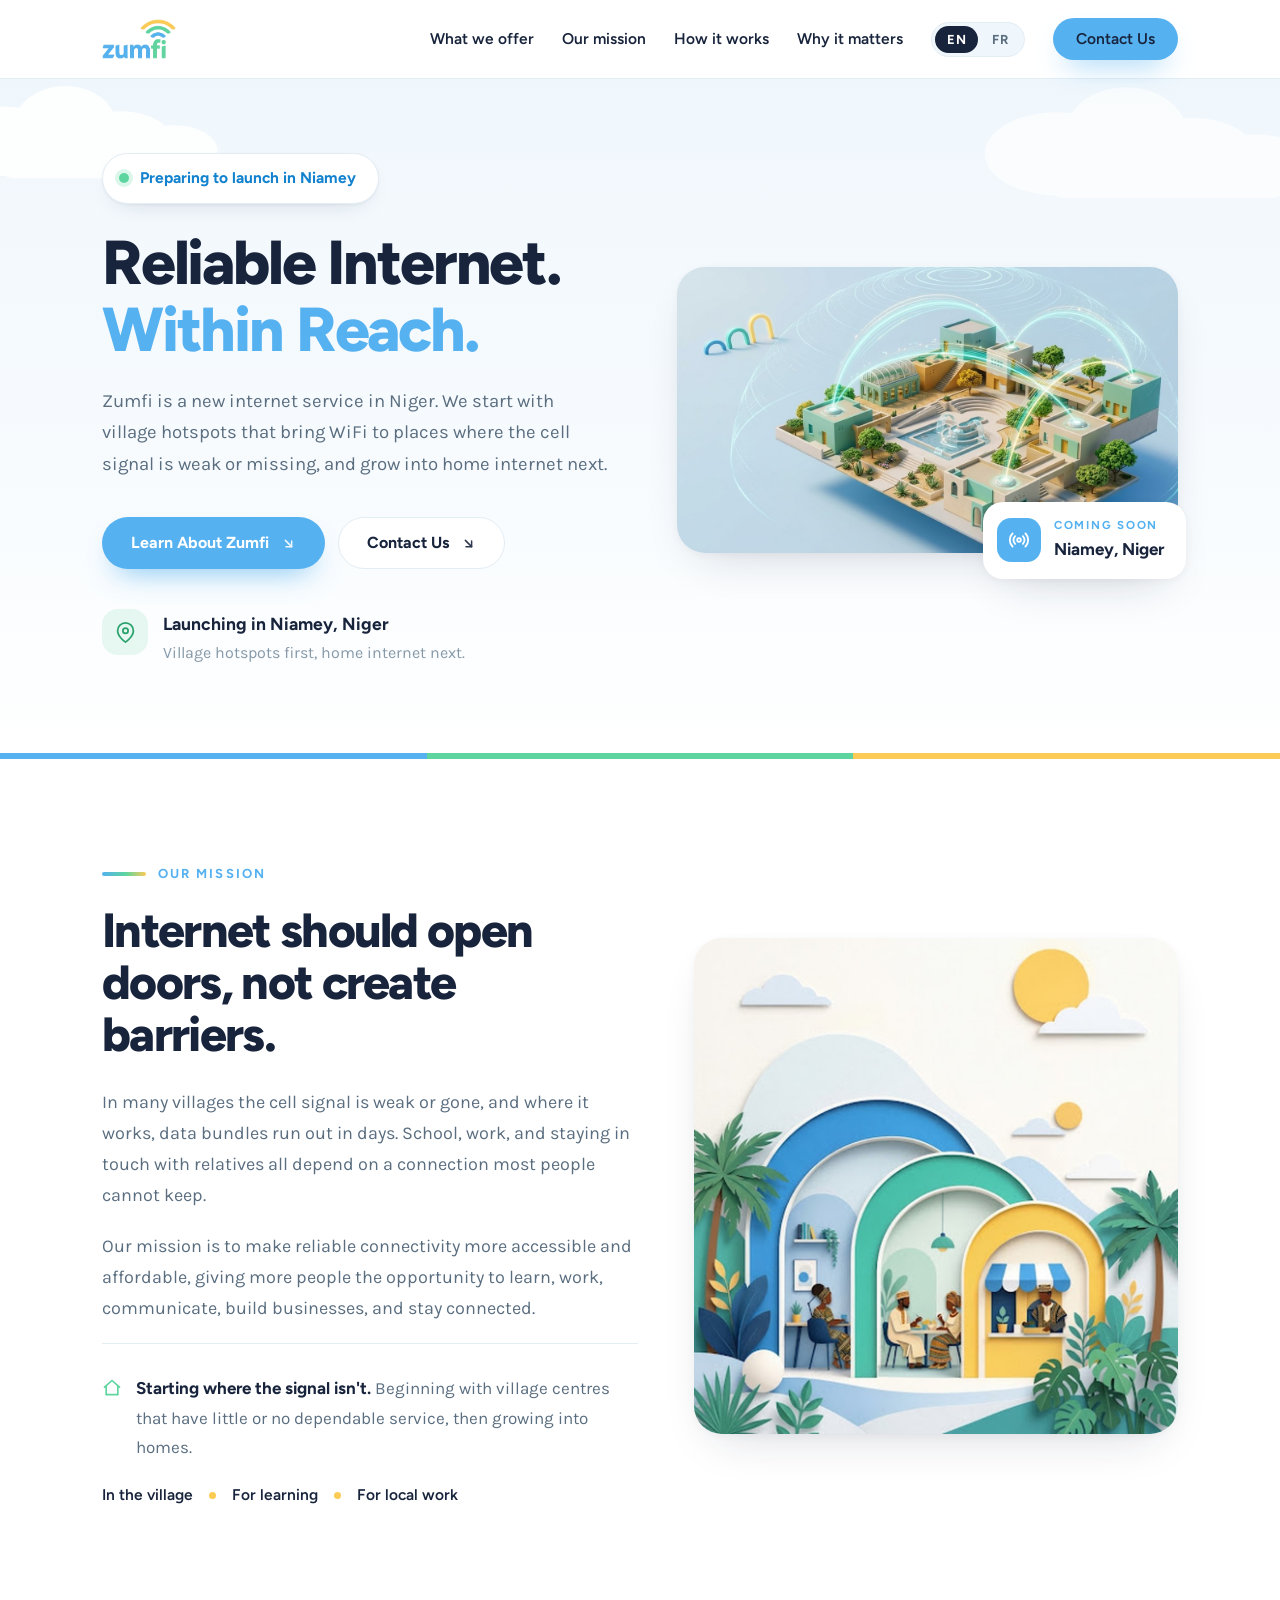
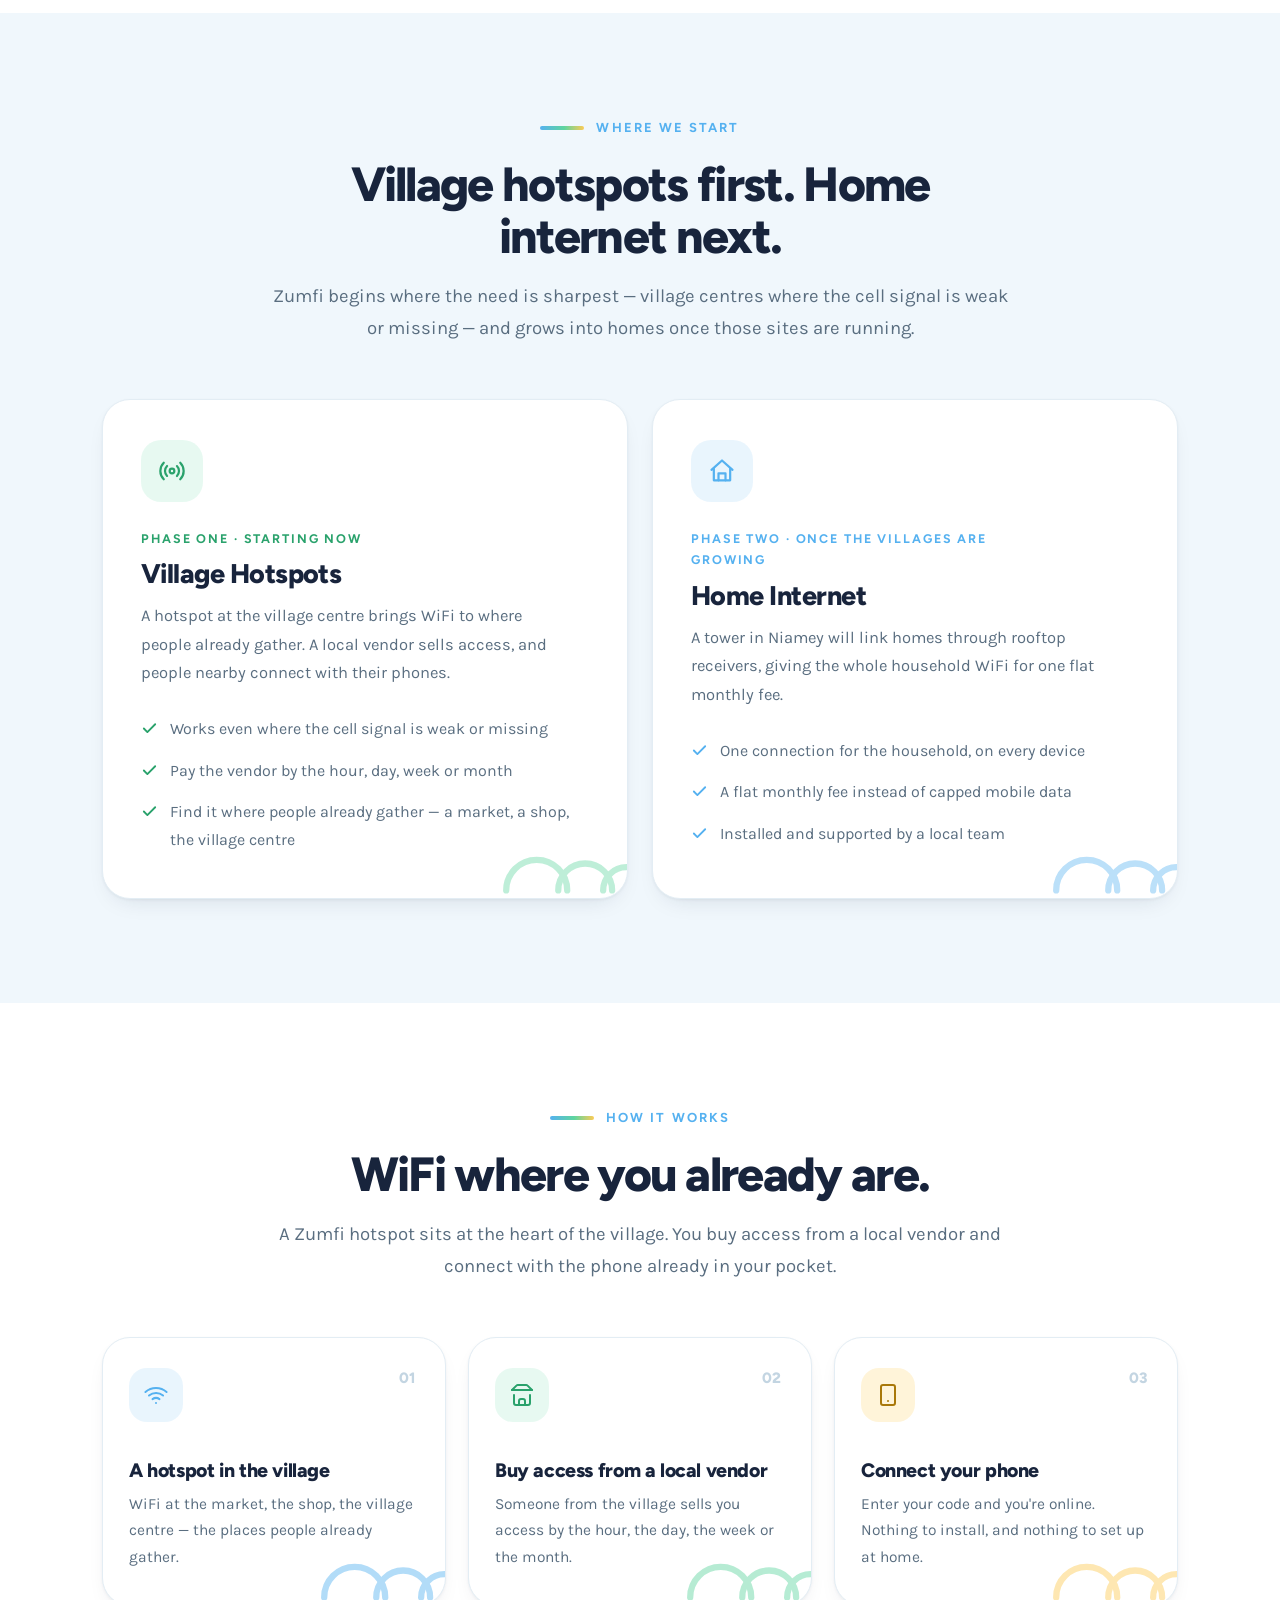
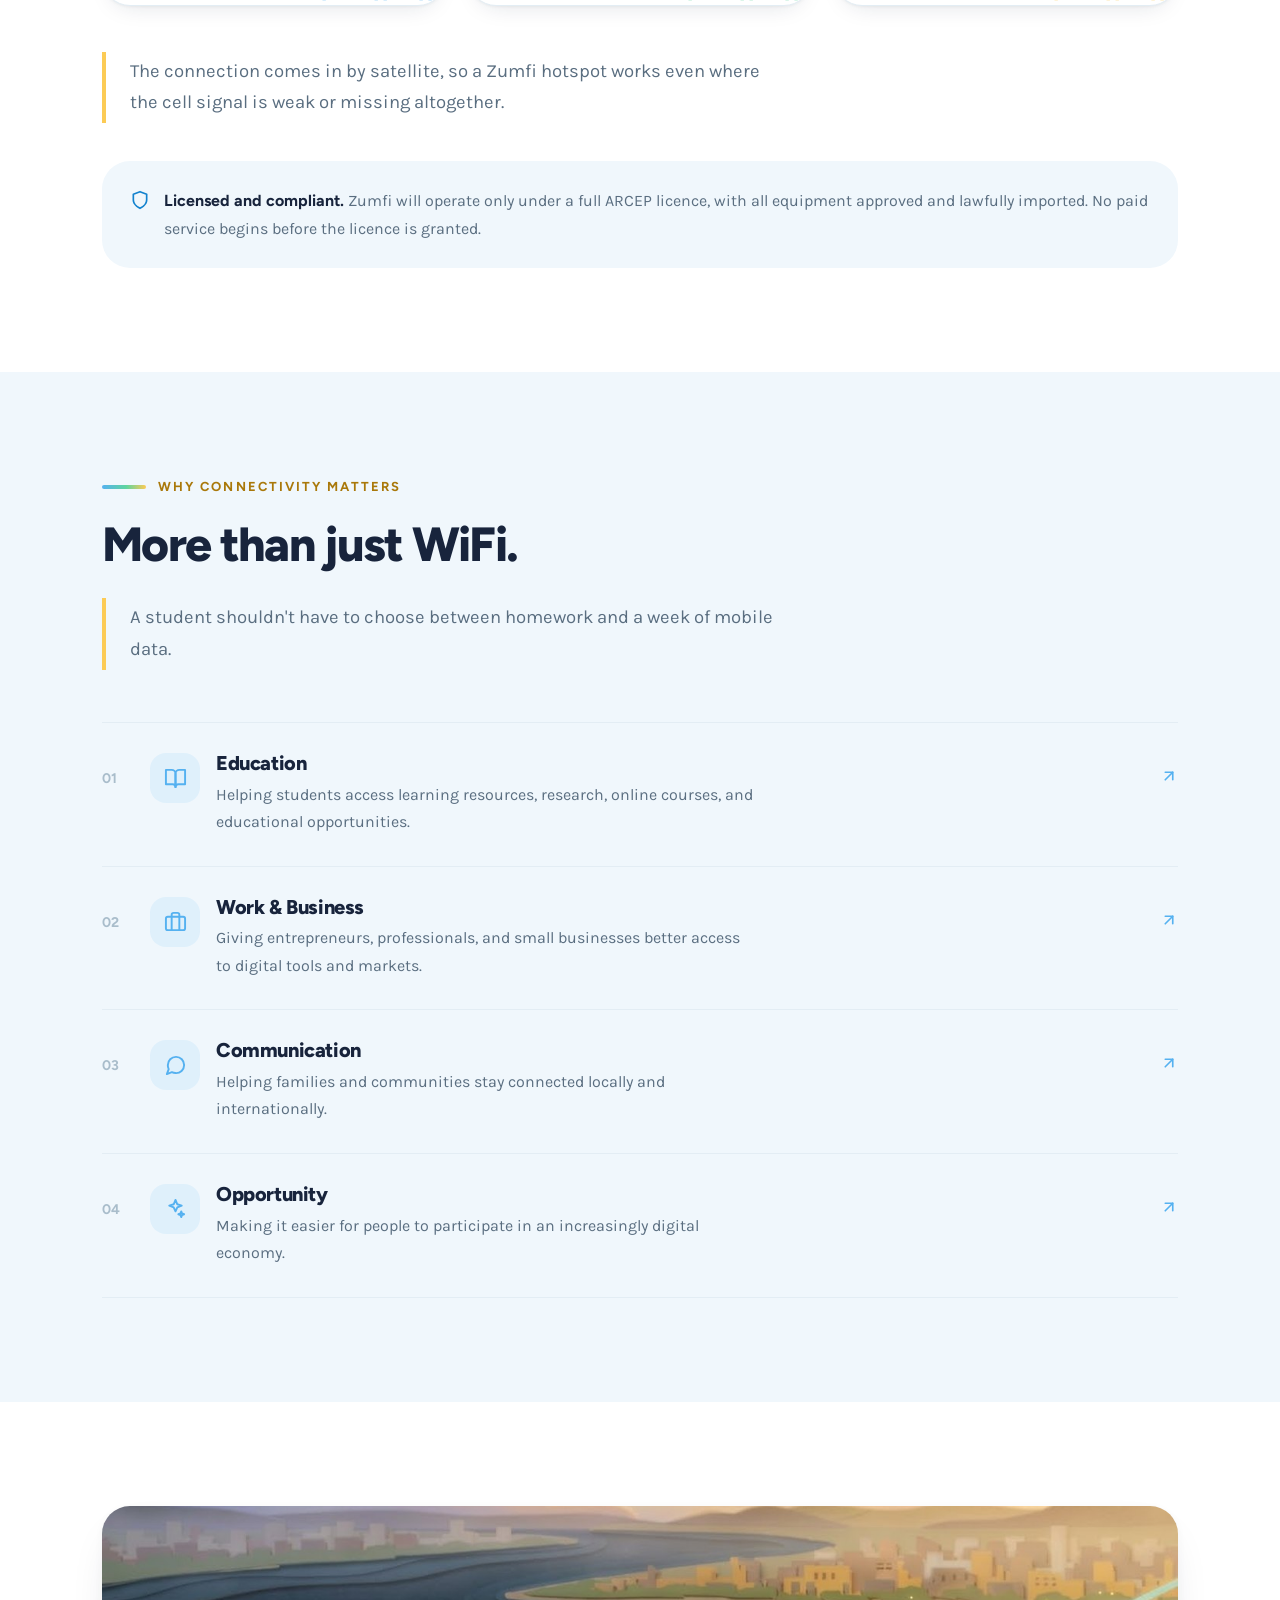
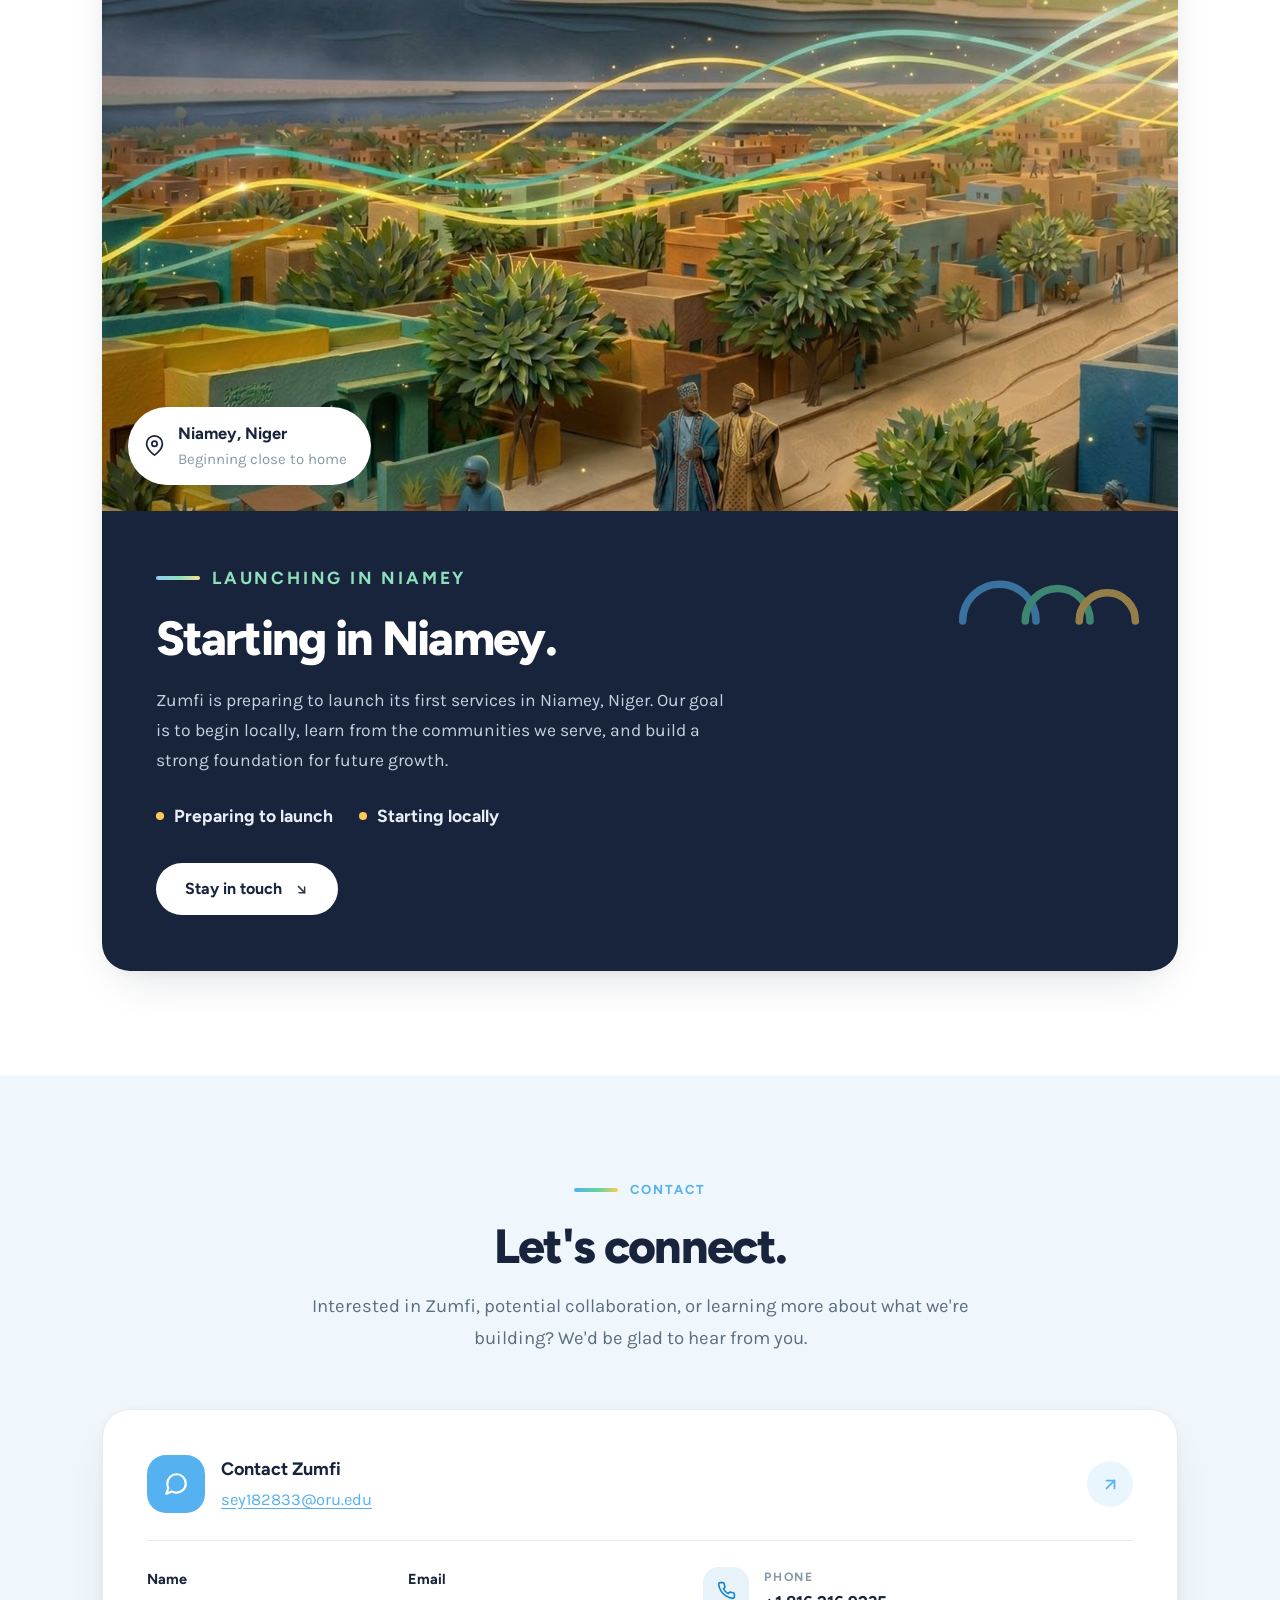
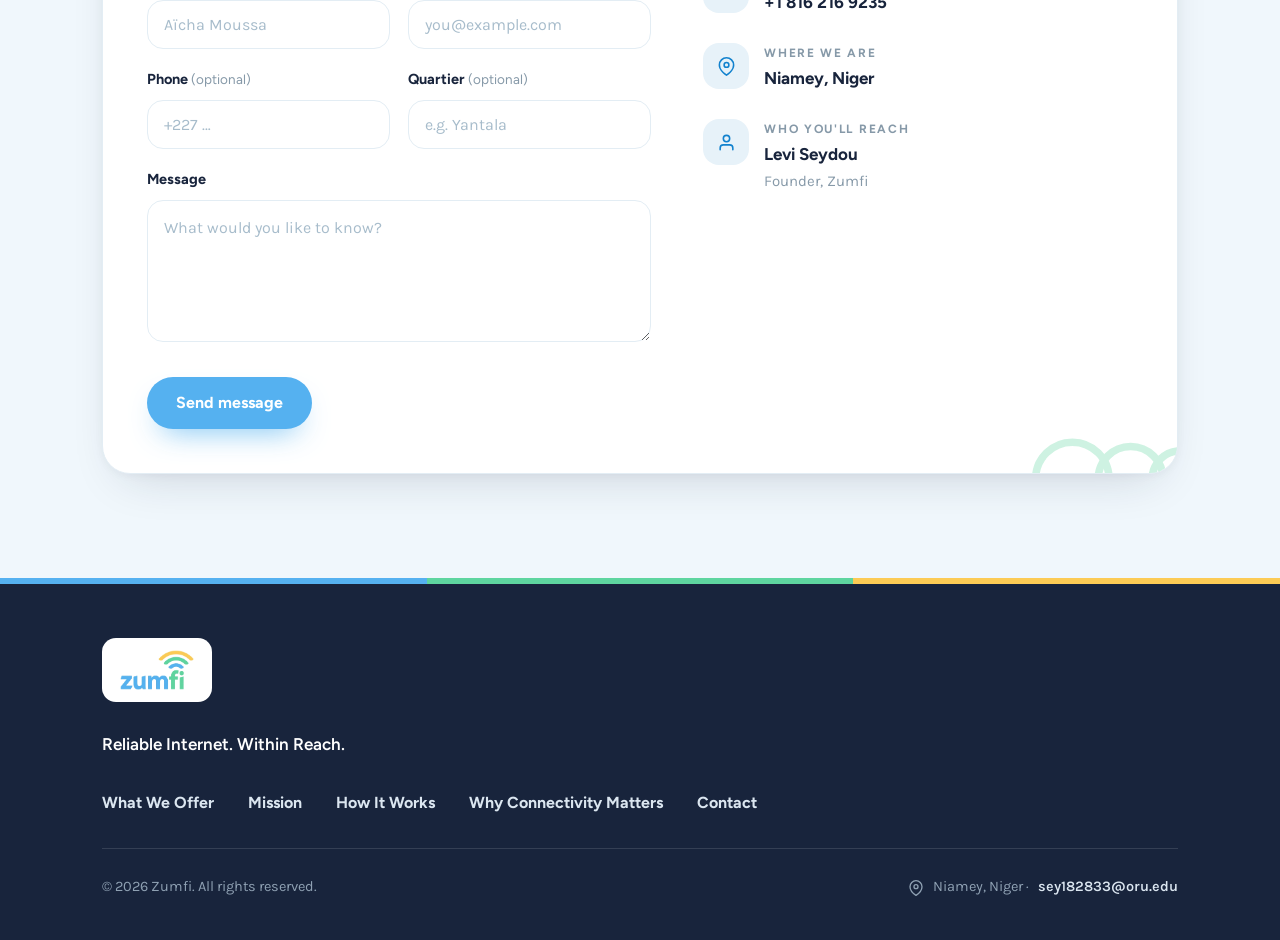
<file: export/zumfi-site/index.html>
<!DOCTYPE html>
<html lang="en">
<head>
<meta charset="UTF-8">
<meta name="viewport" content="width=device-width, initial-scale=1.0">
<title>Zumfi — Reliable Internet. Within Reach.</title>
<meta name="description" content="Zumfi is a new internet service in Niger. We start with village hotspots that bring WiFi where the cell signal is weak or missing, and grow into home internet next. Preparing to launch in Niamey.">
<link rel="icon" type="image/png" href="assets/favicon.png">
<link rel="apple-touch-icon" href="assets/zumfi-icon-180.png">
<meta property="og:title" content="Zumfi — Reliable Internet. Within Reach.">
<meta property="og:description" content="Village hotspots first, home internet next. Preparing to launch in Niamey, Niger.">
<meta property="og:image" content="assets/zumfi-icon.png">
<meta property="og:type" content="website">
<link rel="preconnect" href="https://fonts.googleapis.com">
<link rel="preconnect" href="https://fonts.gstatic.com" crossorigin>
<link href="https://fonts.googleapis.com/css2?family=Figtree:wght@500;600;700;800&family=Karla:wght@400;500;600&display=swap" rel="stylesheet">
<style>
  :root {
    --blue:      #55b1f0;
    --blue-deep: #1282ce;
    --green:     #5ed59f;
    --yellow:    #fccb55;
    --ink:       #18243c;
    --body:      #5a6e80;
    --muted:     #8699a8;
    --line:      #e3edf4;
    --pale:      #f0f7fc;
    --pale-2:    #e7f2f9;
    --white:     #fff;
    --r:         28px;
    --shadow:    0 2px 8px rgba(24,36,60,.04), 0 20px 50px -22px rgba(24,36,60,.20);
    --shadow-sm: 0 1px 3px rgba(24,36,60,.05), 0 10px 26px -14px rgba(24,36,60,.18);
    --fd: "Figtree", "Segoe UI", system-ui, -apple-system, sans-serif;
    --fb: "Karla", "Segoe UI", system-ui, -apple-system, sans-serif;
    --gutter: 22px;
  }
  * { box-sizing: border-box; }
  html { scroll-behavior: smooth; scroll-padding-top: 96px; -webkit-text-size-adjust: 100%; }
  body { margin: 0; font-family: var(--fb); font-size: 17px; line-height: 1.72; color: var(--body); background: var(--white); -webkit-font-smoothing: antialiased; }
  h1, h2, h3 { font-family: var(--fd); color: var(--ink); margin: 0; letter-spacing: -0.035em; line-height: 1.08; font-weight: 800; }
  p { margin: 0; }
  a { color: var(--blue-deep); }
  .wrap { max-width: 1120px; margin: 0 auto; padding: 0 var(--gutter); }
  .narrow { max-width: 740px; }

  /* ---------- bits ---------- */
  .eyebrow { display: flex; align-items: center; gap: 12px; font-family: var(--fd); font-weight: 700;
             font-size: 13px; letter-spacing: .16em; text-transform: uppercase; color: var(--blue); margin-bottom: 20px; }
  .eyebrow::before { content: ""; width: 44px; height: 4px; border-radius: 2px;
                     background: linear-gradient(90deg, var(--blue) 0%, var(--green) 55%, var(--yellow) 100%); }
  .eyebrow.mid { justify-content: center; }
  h1 { font-size: clamp(40px, 5.4vw, 62px); }
  h2 { font-size: clamp(31px, 4.1vw, 48px); }
  h3 { font-size: 21px; letter-spacing: -0.02em; }
  .lead { font-size: clamp(17px, 1.45vw, 19.5px); margin-top: 22px; }
  .center { text-align: center; }
  .center .eyebrow { justify-content: center; }

  .badge { display: inline-flex; align-items: center; gap: 11px; background: var(--white); border: 1px solid var(--line);
           border-radius: 999px; padding: 11px 22px 11px 16px; font-family: var(--fd); font-weight: 700; font-size: 15.5px;
           color: var(--blue-deep); box-shadow: var(--shadow-sm); }
  .badge .dot { width: 10px; height: 10px; border-radius: 50%; background: var(--green); box-shadow: 0 0 0 4px rgba(94,213,159,.22); }

  .btn { display: inline-flex; align-items: center; justify-content: center; gap: 12px; font-family: var(--fd);
         font-weight: 700; font-size: 16px; line-height: 1; padding: 17px 28px; border-radius: 999px;
         border: 1.5px solid transparent; text-decoration: none; cursor: pointer;
         transition: background-color .2s, color .2s, border-color .2s, transform .2s; }
  .btn-primary { background: var(--blue); color: #fff; box-shadow: 0 14px 30px -14px rgba(85,177,240,.9); }
  .btn-primary:hover { background: var(--blue-deep); transform: translateY(-1px); }
  .btn-ghost { background: var(--white); color: var(--ink); border-color: var(--line); }
  .btn-ghost:hover { border-color: var(--blue); color: var(--blue-deep); }
  .btn-sm { padding: 12px 22px; font-size: 15px; }
  .btn svg { flex: none; opacity: .9; }
  .btn:focus-visible, a:focus-visible, input:focus-visible, textarea:focus-visible { outline: 3px solid rgba(85,177,240,.5); outline-offset: 3px; }
  .skip { position: absolute; left: -9999px; background: #fff; padding: 12px 18px; font-family: var(--fd); font-weight: 700; z-index: 100; }
  .skip:focus { left: 0; }

  /* tri-colour rule */
  .rule { height: 6px; display: flex; }
  .rule i { flex: 1; }
  .rule i:nth-child(1) { background: var(--blue); }
  .rule i:nth-child(2) { background: var(--green); }
  .rule i:nth-child(3) { background: var(--yellow); }

  /* ---------- header ---------- */
  .site-header { position: sticky; top: 0; z-index: 40; background: rgba(255,255,255,.88); backdrop-filter: blur(14px); border-bottom: 1px solid var(--line); }
  .site-header .wrap { display: flex; align-items: center; gap: 18px; height: 78px; }
  .brand img { height: 40px; width: auto; display: block; }
  .nav { display: flex; align-items: center; gap: 28px; margin-left: auto; }
  .nav a { font-family: var(--fd); font-weight: 600; font-size: 15.5px; color: var(--ink); text-decoration: none; white-space: nowrap; }
  .nav a:hover { color: var(--blue); }

  /* ---------- language toggle ---------- */
  .lang { display: flex; align-items: center; gap: 2px; flex: none; background: var(--pale);
          border: 1px solid var(--line); border-radius: 999px; padding: 3px; }
  .lang button { font-family: var(--fd); font-weight: 700; font-size: 13px; letter-spacing: .06em;
                 color: var(--body); background: none; border: 0; border-radius: 999px;
                 padding: 7px 12px; line-height: 1; cursor: pointer;
                 transition: background-color .18s, color .18s; }
  .lang button:hover { color: var(--ink); }
  .lang button[aria-pressed="true"] { background: var(--ink); color: #fff; cursor: default; }
  .lang button:focus-visible { outline: 3px solid rgba(85,177,240,.5); outline-offset: 2px; }

  /* ---------- sky + clouds ---------- */
  .sky { position: relative; overflow: hidden;
         background: linear-gradient(180deg, var(--pale) 0%, #f7fbfe 58%, var(--white) 100%); }
  .clouds { position: absolute; inset: 0; z-index: 0; pointer-events: none; }
  .clouds svg { position: absolute; fill: #fff; }
  .k1 { top: 6%;  left: -5%; width: 300px; opacity: .9; }
  .k2 { top: 30%; right: -4%; width: 360px; opacity: .65; }
  .k3 { bottom: 12%; left: 34%; width: 220px; opacity: .5; }
  .sky > * { position: relative; z-index: 1; }

  /* ---------- hero ---------- */
  .hero { padding: 74px 0 86px; }
  .hero-grid { display: grid; grid-template-columns: 1.02fr .98fr; gap: 54px; align-items: center; }
  .hero h1 { margin-top: 26px; }
  .hero h1 .b2 { color: var(--blue); display: block; }
  .hero .lead { max-width: 46ch; }
  .hero-cta { display: flex; flex-wrap: wrap; gap: 13px; margin-top: 36px; }
  .place { display: flex; gap: 15px; align-items: flex-start; margin-top: 40px; }
  .place .pin { flex: none; width: 46px; height: 46px; border-radius: 16px; display: grid; place-items: center;
                background: rgba(94,213,159,.14); color: #2aa26c; }
  .place strong { display: block; font-family: var(--fd); font-weight: 700; color: var(--ink); font-size: 17.5px; }
  .place span { font-size: 16px; color: var(--muted); }

  .art-wrap { position: relative; }
  .art { display: block; width: 100%; height: auto; max-width: 100%; border-radius: var(--r);
         box-shadow: var(--shadow); }
  .chip { position: absolute; right: -8px; bottom: -26px; display: flex; align-items: center; gap: 13px;
          background: #fff; border-radius: 20px; padding: 14px 22px 14px 14px; box-shadow: var(--shadow); }
  .chip .ic { width: 44px; height: 44px; border-radius: 14px; background: var(--blue); color: #fff; display: grid; place-items: center; flex: none; }
  .chip .k, .chip .v { display: block; }
  .chip .k { font-family: var(--fd); font-weight: 700; font-size: 11.5px; letter-spacing: .15em; text-transform: uppercase; color: var(--blue); }
  .chip .v { font-family: var(--fd); font-weight: 700; color: var(--ink); font-size: 17px; }

  /* ---------- what we offer ---------- */
  .offer { display: grid; grid-template-columns: 1fr 1fr; gap: 24px; }
  .offer-card { position: relative; overflow: hidden; background: #fff; border: 1px solid var(--line);
                border-radius: var(--r); padding: 40px 38px 44px; box-shadow: var(--shadow-sm); }
  .offer-card .ic { width: 62px; height: 62px; border-radius: 20px; display: grid; place-items: center; margin-bottom: 26px; }
  .offer-card .kind { font-family: var(--fd); font-weight: 700; font-size: 12.5px; letter-spacing: .15em;
                      text-transform: uppercase; margin-bottom: 10px; }
  .offer-card h3 { font-size: 27px; margin-bottom: 14px; }
  .offer-card > p { font-size: 16.5px; max-width: 42ch; }
  .offer-card ul { list-style: none; margin: 28px 0 0; padding: 0; display: grid; gap: 14px; }
  .offer-card li { display: flex; gap: 12px; align-items: flex-start; font-size: 16px; }
  .offer-card li svg { flex: none; margin-top: 5px; }
  .offer-card .arcs { position: absolute; right: -30px; bottom: 0; width: 158px; opacity: .4; }
  .offer-home .ic { background: rgba(85,177,240,.13); color: var(--blue); }
  .offer-card:first-child .arcs { color: #5ed59f; }
  .offer-home .kind, .offer-home li svg, .offer-home .arcs { color: var(--blue); }
  .offer-village .ic { background: rgba(94,213,159,.15); color: #2aa26c; }
  .offer-village .kind, .offer-village li svg, .offer-village .arcs { color: #2aa26c; }

  /* ---------- sections ---------- */
  .section { padding: 104px 0; }
  .section-pale { background: var(--pale); }
  .section-head { margin-bottom: 54px; }
  .section-head .lead { margin-top: 18px; }

  /* mission */
  .mission-copy p + p { margin-top: 20px; }
  .mission-copy .big { font-size: 18px; }
  .focus { display: flex; gap: 14px; align-items: flex-start; margin-top: 34px; padding-top: 30px; border-top: 1px solid var(--line); }
  .focus svg { flex: none; margin-top: 4px; color: var(--green); }
  .focus strong { font-family: var(--fd); font-weight: 700; color: var(--ink); }
  .tags { display: flex; flex-wrap: wrap; align-items: center; gap: 10px 16px; margin-top: 22px;
          font-family: var(--fd); font-weight: 600; color: var(--ink); font-size: 15.5px; }
  .tags i { width: 7px; height: 7px; border-radius: 50%; background: var(--yellow); display: block; }
  .mission-grid { display: grid; grid-template-columns: 1.05fr .95fr; gap: 56px; align-items: center; }

  /* numbered cards */
  .cards { display: grid; grid-template-columns: repeat(3, 1fr); gap: 22px; }
  .card { position: relative; overflow: hidden; background: #fff; border: 1px solid var(--line);
          border-radius: var(--r); padding: 30px 26px 34px; box-shadow: var(--shadow-sm); }
  .card .n { position: absolute; top: 28px; right: 30px; font-family: var(--fd); font-weight: 800; font-size: 15px; color: #c3d5e2; }
  .card .ic { width: 54px; height: 54px; border-radius: 18px; display: grid; place-items: center; margin-bottom: 38px; }
  .card:nth-child(1) .ic { background: rgba(85,177,240,.13); color: var(--blue); }
  .card:nth-child(2) .ic { background: rgba(94,213,159,.15); color: #2aa26c; }
  .card:nth-child(3) .ic { background: rgba(252,203,85,.22); color: #a9780a; }
  .card:nth-child(4) .ic { background: rgba(90,110,128,.12); color: #5a6e80; }
  .card:nth-child(1) .arcs { color: #55b1f0; }
  .card:nth-child(2) .arcs { color: #5ed59f; }
  .card:nth-child(3) .arcs { color: #fccb55; }
  .card:nth-child(4) .arcs { color: #b9c9d4; }
  .card h3 { margin-bottom: 10px; font-size: 19.5px; }
  .card p { font-size: 15.5px; }
  .card .arcs { position: absolute; right: -30px; bottom: 0; width: 158px; opacity: .45; }

  /* ---------- why connectivity matters ---------- */
  .eyebrow.gold { color: #a9780a; }
  .eyebrow.mint { color: #8ee1bb; }
  .eyebrow.mint::before { background: linear-gradient(90deg, #8fcdf6 0%, #8ee1bb 55%, #fddd91 100%); }
  .quote { border-left: 4px solid var(--yellow); padding: 4px 0 4px 24px; font-size: 18.5px; max-width: 62ch; }
  .rows { margin-top: 52px; border-top: 1px solid var(--line); }
  .row { display: grid; grid-template-columns: 44px 62px 1fr 28px; gap: 4px; align-items: start;
         padding: 30px 0; border-bottom: 1px solid var(--line); }
  .row .num { font-family: var(--fd); font-weight: 700; font-size: 14px; color: #a9bdcb; padding-top: 14px; }
  .row .ic { width: 50px; height: 50px; border-radius: 16px; display: grid; place-items: center;
             background: rgba(85,177,240,.11); color: var(--blue); }
  .row h3 { font-size: 20px; margin-bottom: 6px; }
  .row p { font-size: 16px; max-width: 54ch; }
  .row .go { color: var(--blue); padding-top: 12px; justify-self: end; }

  /* ---------- licensing band ---------- */
  .pledge { display: flex; gap: 14px; align-items: flex-start; margin-top: 38px;
            background: var(--pale); border-radius: var(--r); padding: 26px 28px; }
  .pledge svg { flex: none; margin-top: 3px; color: var(--blue-deep); }
  .pledge strong { font-family: var(--fd); color: var(--ink); }
  .pledge p { font-size: 16px; }

  /* ---------- launching panel ---------- */
  .panel { border-radius: var(--r); overflow: hidden; box-shadow: var(--shadow); position: relative; }
  .panel-media { position: relative; }
  .panel-media img { display: block; width: 100%; height: auto; aspect-ratio: 16 / 9;
                     object-fit: cover; object-position: center 48%; }
  .panel .chip2 { position: absolute; left: 26px; bottom: 26px; display: flex; gap: 13px; align-items: center;
                  background: #fff; border-radius: 999px; padding: 12px 24px 12px 16px; box-shadow: var(--shadow); }
  .panel .chip2 svg { color: var(--ink); flex: none; }
  .panel .chip2 strong { display: block; font-family: var(--fd); font-weight: 700; color: var(--ink); font-size: 16.5px; }
  .panel .chip2 span { font-size: 15px; color: var(--muted); }
  .panel-dark { background: var(--ink); color: #c3d2e0; padding: 52px 54px 56px; position: relative; overflow: hidden; }
  .panel-dark h2 { color: #fff; margin-bottom: 20px; }
  .panel-dark p { max-width: 58ch; font-size: 17.5px; }
  .panel-dark .deco { position: absolute; right: 34px; top: 30px; width: 190px; opacity: .55; }
  .tags-dot { display: flex; flex-wrap: wrap; gap: 10px 26px; margin-top: 26px;
              font-family: var(--fd); font-weight: 700; font-size: 15.5px; color: #e7eef5; }
  .tags-dot span { display: flex; align-items: center; gap: 10px; }
  .tags-dot i { width: 8px; height: 8px; border-radius: 50%; background: var(--yellow); }
  .btn-white { background: #fff; color: var(--ink); margin-top: 32px; }
  .btn-white:hover { background: #eaf3f9; transform: translateY(-1px); }

  /* ---------- contact ---------- */
  .contact-card { background: #fff; border: 1px solid var(--line); border-radius: var(--r);
                  box-shadow: var(--shadow); padding: 44px; position: relative; overflow: hidden; }
  .contact-card > .arcs { position: absolute; right: -40px; bottom: -14px; width: 190px; opacity: .3; color: var(--green); }
  .contact-grid { display: grid; grid-template-columns: 1.08fr .92fr; gap: 52px; align-items: start; position: relative; z-index: 1; }
  .reach { text-decoration: none; display: flex; gap: 16px; align-items: center; padding-bottom: 26px; margin-bottom: 26px; border-bottom: 1px solid var(--line); }
  .reach .ic { flex: none; width: 58px; height: 58px; border-radius: 19px; background: var(--blue); color: #fff; display: grid; place-items: center; }
  .reach strong { display: block; font-family: var(--fd); font-weight: 700; font-size: 18px; color: var(--ink); }
  .reach a { font-size: 16.5px; color: var(--blue); text-decoration: underline; text-underline-offset: 3px; }
  .reach .go { margin-left: auto; width: 46px; height: 46px; border-radius: 50%; background: rgba(85,177,240,.12);
               color: var(--blue); display: grid; place-items: center; flex: none; }
  .field { margin-bottom: 18px; }
  .row-2 { display: grid; grid-template-columns: 1fr 1fr; gap: 18px; }
  label { display: block; font-family: var(--fd); font-weight: 700; font-size: 14.5px; color: var(--ink); margin-bottom: 8px; }
  label .opt { font-weight: 400; color: var(--muted); font-size: 13.5px; }
  input, textarea { width: 100%; font-family: var(--fb); font-size: 16px; color: var(--ink); background: #fff;
                    border: 1.5px solid var(--line); border-radius: 16px; padding: 14px 16px;
                    transition: border-color .18s, box-shadow .18s; }
  input::placeholder, textarea::placeholder { color: #a7bccb; }
  input:hover, textarea:hover { border-color: #cfe1ee; }
  input:focus, textarea:focus { outline: none; border-color: var(--blue); box-shadow: 0 0 0 4px rgba(85,177,240,.16); }
  textarea { min-height: 142px; resize: vertical; line-height: 1.65; }
  .hp { position: absolute; left: -9999px; opacity: 0; }
  .form-foot { display: flex; align-items: center; flex-wrap: wrap; gap: 16px; margin-top: 26px; }
  .form-foot .note { font-size: 14.5px; color: var(--muted); }
  .form-status { margin-top: 16px; font-family: var(--fd); font-weight: 700; font-size: 15px; }
  .form-status.error { color: #c0492f; }
  .form-status:empty { margin: 0; }
  .sent { display: none; padding: 18px 0; }
  .sent.show { display: block; }
  .sent h3 { margin-bottom: 10px; }
  form.hide { display: none; }
  .detail { display: flex; gap: 15px; align-items: flex-start; margin-bottom: 26px; }
  .detail:last-child { margin-bottom: 0; }
  .detail .ic { flex: none; width: 46px; height: 46px; border-radius: 16px; display: grid; place-items: center; background: var(--pale-2); color: var(--blue-deep); }
  .detail .k { font-family: var(--fd); font-weight: 700; font-size: 12px; letter-spacing: .14em; text-transform: uppercase; color: var(--muted); }
  .detail .v { font-family: var(--fd); font-weight: 700; font-size: 17px; color: var(--ink); text-decoration: none; word-break: break-word; }
  a.v:hover { color: var(--blue); }
  .detail .v small { display: block; font-family: var(--fb); font-weight: 400; font-size: 15px; color: var(--muted); }

  /* ---------- footer ---------- */
  .site-footer { background: var(--ink); color: #b9c7d6; }
  .site-footer .wrap { padding: 54px var(--gutter) 40px; }
  .foot-logo { background: #fff; border-radius: 14px; padding: 12px 18px; display: inline-block; }
  .foot-logo img { height: 40px; width: auto; display: block; }
  .foot-tag { margin-top: 18px; font-family: var(--fd); font-weight: 600; color: #fff; font-size: 17px; }
  .foot-nav { display: flex; flex-wrap: wrap; gap: 14px 34px; margin-top: 30px; }
  .foot-nav a { font-family: var(--fd); font-weight: 700; font-size: 16px; color: #dbe6f0; text-decoration: none; }
  .foot-nav a:hover { color: #fff; }
  .foot-base { margin-top: 32px; padding-top: 26px; border-top: 1px solid rgba(255,255,255,.12);
               display: flex; flex-wrap: wrap; gap: 10px 30px; justify-content: space-between; font-size: 14.5px; color: #8fa1b3; }
  .foot-base .where { display: flex; align-items: center; gap: 9px; }
  .foot-base a { color: #dbe6f0; text-decoration: none; font-weight: 600; }

  /* ---------- responsive ---------- */
  @media (max-width: 1080px) {
    .nav { gap: 17px; }
    .site-header .wrap { gap: 14px; }
  }
  @media (max-width: 940px) {
    .hero-grid, .mission-grid, .contact-grid { grid-template-columns: 1fr; gap: 42px; }
    .cards { grid-template-columns: 1fr; }
    .art-wrap { max-width: 520px; margin: 0 auto; }
    .chip { right: 8px; }
    .nav a { display: none; }
    .cards { grid-template-columns: repeat(2, 1fr); }
    .offer { grid-template-columns: 1fr; }
    .panel-dark { padding: 40px 30px 44px; }
    .panel-dark .deco { display: none; }
    .contact-card { padding: 32px 26px; }
    .section { padding: 76px 0; }
    .hero { padding: 54px 0 76px; }
    .k2, .k3 { display: none; }
  }
  @media (max-width: 560px) {
    :root { --gutter: 18px; --r: 22px; }
    body { font-size: 16.5px; }
    .site-header .wrap { height: 68px; }
    .lang button { padding: 7px 10px; font-size: 12.5px; }
    .brand img { height: 34px; }
    .card { padding: 26px 22px 30px; }
    .offer-card { padding: 30px 24px 34px; }
    .pledge { padding: 22px 20px; }
    .cards { grid-template-columns: 1fr; }
    .row { grid-template-columns: 34px 1fr; gap: 6px 12px; padding: 24px 0; }
    .row .ic, .row .go { display: none; }
    .quote { padding-left: 18px; font-size: 17px; }
    .panel .chip2 { left: 16px; bottom: 16px; padding: 10px 18px 10px 12px; }
    .contact-card { padding: 26px 20px; }
    .card .ic { margin-bottom: 30px; }
    .row-2 { grid-template-columns: 1fr; gap: 0; }
    .hero-cta .btn, .form-foot .btn { width: 100%; }
    .section { padding: 60px 0; }
    .site-footer .wrap { flex-direction: column; align-items: flex-start; }
    .fc { text-align: left; }
    .chip { position: static; margin-top: 18px; }
  }
  @media (prefers-reduced-motion: reduce) { html { scroll-behavior: auto; } * { transition-duration: .01ms !important; } }
</style>
</head>
<body>
<a class="skip" href="#main" data-fr="Aller au contenu">Skip to content</a>

<svg width="0" height="0" style="position:absolute" aria-hidden="true"><defs>
  <g id="cloud">
    <ellipse cx="62" cy="54" rx="52" ry="30"/><ellipse cx="112" cy="40" rx="44" ry="34"/>
    <ellipse cx="160" cy="56" rx="46" ry="28"/><ellipse cx="206" cy="62" rx="38" ry="22"/>
    <rect x="54" y="60" width="176" height="26" rx="13"/>
  </g>
  <g id="arcmark" fill="none" stroke="currentColor" stroke-linecap="round" stroke-width="7">
    <path d="M8 74 A 34 34 0 0 1 76 74"/>
    <path d="M66 74 A 30 30 0 0 1 126 74"/>
    <path d="M116 74 A 26 26 0 0 1 168 74"/>
  </g>
  <g id="arctri" fill="none" stroke-linecap="round" stroke-width="7">
    <path d="M8 74 A 34 34 0 0 1 76 74" stroke="#55b1f0"/>
    <path d="M66 74 A 30 30 0 0 1 126 74" stroke="#5ed59f"/>
    <path d="M116 74 A 26 26 0 0 1 168 74" stroke="#fccb55"/>
  </g>
</defs></svg>

<header class="site-header">
  <div class="wrap">
    <a class="brand" href="#top" aria-label="Zumfi — home" data-fr-aria="Zumfi — accueil"><img src="assets/zumfi-logo.png" alt="Zumfi"></a>
    <nav class="nav" aria-label="Main" data-fr-aria="Navigation principale">
      <a href="#offer" data-fr="Offres">What we offer</a>
      <a href="#mission" data-fr="Notre mission">Our mission</a>
      <a href="#how" data-fr="Fonctionnement">How it works</a>
      <a href="#why" data-fr="Pourquoi Zumfi">Why it matters</a>
      <div class="lang" role="group" aria-label="Language" data-fr-aria="Langue">
        <button type="button" lang="en" data-set-lang="en" aria-pressed="true">EN</button>
        <button type="button" lang="fr" data-set-lang="fr" aria-pressed="false">FR</button>
      </div>
      <a class="btn btn-primary btn-sm" href="#contact" data-fr="Contact">Contact Us</a>
    </nav>
  </div>
</header>

<main id="main">

  <!-- ================= hero ================= -->
  <div class="sky" id="top">
    <div class="clouds" aria-hidden="true">
      <svg class="k1" viewBox="0 0 260 90"><use href="#cloud"/></svg>
      <svg class="k2" viewBox="0 0 260 90"><use href="#cloud"/></svg>
      <svg class="k3" viewBox="0 0 260 90"><use href="#cloud"/></svg>
    </div>

    <section class="hero">
      <div class="wrap">
        <div class="hero-grid">
          <div>
            <p class="badge"><span class="dot"></span><span data-fr="Lancement en préparation à Niamey">Preparing to launch in Niamey</span></p>
            <h1><span data-fr="Un internet fiable.">Reliable Internet.</span> <span class="b2" data-fr="À votre portée.">Within Reach.</span></h1>
            <p class="lead" data-fr="Zumfi est un nouveau service internet au Niger. Nous commençons par des points WiFi au village, là où le réseau mobile est faible ou absent, puis nous étendrons l'internet à domicile.">
              Zumfi is a new internet service in Niger. We start with village hotspots that bring
              WiFi to places where the cell signal is weak or missing, and grow into home internet next.
            </p>
            <div class="hero-cta">
              <a class="btn btn-primary" href="#mission">
                <span data-fr="Découvrir Zumfi">Learn About Zumfi</span>
                <svg width="15" height="15" viewBox="0 0 24 24" fill="none" stroke="currentColor" stroke-width="2.4" stroke-linecap="round" stroke-linejoin="round" aria-hidden="true"><line x1="7" y1="7" x2="17" y2="17"/><polyline points="17 8 17 17 8 17"/></svg>
              </a>
              <a class="btn btn-ghost" href="#contact">
                <span data-fr="Nous contacter">Contact Us</span>
                <svg width="15" height="15" viewBox="0 0 24 24" fill="none" stroke="currentColor" stroke-width="2.4" stroke-linecap="round" stroke-linejoin="round" aria-hidden="true"><line x1="7" y1="7" x2="17" y2="17"/><polyline points="17 8 17 17 8 17"/></svg>
              </a>
            </div>
            <div class="place">
              <span class="pin" aria-hidden="true">
                <svg width="21" height="21" viewBox="0 0 24 24" fill="none" stroke="currentColor" stroke-width="2" stroke-linecap="round" stroke-linejoin="round"><path d="M21 10c0 7-9 13-9 13s-9-6-9-13a9 9 0 0 1 18 0z"/><circle cx="12" cy="10" r="3"/></svg>
              </span>
              <span><strong data-fr="Lancement à Niamey, au Niger">Launching in Niamey, Niger</strong>
              <span data-fr="Les points WiFi au village d'abord, l'internet à domicile ensuite.">Village hotspots first, home internet next.</span></span>
            </div>
          </div>

          <div class="art-wrap">
            <img class="art" src="assets/hero-village.jpg" width="1240" height="706"
                 alt="A village of flat-roofed homes around a central square, with glowing arcs of connection linking receivers on the rooftops"
                 data-fr-alt="Un village de maisons à toit plat autour d'une place centrale, relié par des arcs lumineux entre des récepteurs installés sur les toits">

            <div class="chip">
              <span class="ic" aria-hidden="true">
                <svg width="22" height="22" viewBox="0 0 24 24" fill="none" stroke="currentColor" stroke-width="2" stroke-linecap="round" stroke-linejoin="round"><circle cx="12" cy="12" r="2"/><path d="M16.24 7.76a6 6 0 0 1 0 8.49M7.76 16.24a6 6 0 0 1 0-8.49M19.07 4.93a10 10 0 0 1 0 14.14M4.93 19.07a10 10 0 0 1 0-14.14"/></svg>
              </span>
              <span><span class="k" data-fr="Bientôt">Coming soon</span><span class="v">Niamey, Niger</span></span>
            </div>
          </div>
        </div>
      </div>
    </section>
  </div>
  <div class="rule" aria-hidden="true"><i></i><i></i><i></i></div>

  <!-- ================= mission ================= -->
  <section class="section" id="mission">
    <div class="wrap">
      <div class="mission-grid">
        <div class="mission-copy">
          <p class="eyebrow" data-fr="Notre mission">Our mission</p>
          <h2 data-fr="L'internet doit ouvrir des portes, pas en fermer.">Internet should open doors, not create barriers.</h2>
          <p class="big" style="margin-top:26px;" data-fr="Dans beaucoup de villages, le réseau mobile est faible ou inexistant, et là où il fonctionne, les forfaits de données s'épuisent en quelques jours. L'école, le travail et les nouvelles de la famille dépendent tous d'une connexion que la plupart des gens n'arrivent pas à garder.">
            In many villages the cell signal is weak or gone, and where it works, data bundles run
            out in days. School, work, and staying in touch with relatives all depend on a connection
            most people cannot keep.
          </p>
          <p class="big" data-fr="Notre mission est de rendre une connexion fiable plus accessible et plus abordable, afin que davantage de personnes puissent apprendre, travailler, communiquer, créer des entreprises et rester en contact.">
            Our mission is to make reliable connectivity more accessible and affordable, giving more
            people the opportunity to learn, work, communicate, build businesses, and stay connected.
          </p>
          <p class="focus">
            <svg width="20" height="20" viewBox="0 0 24 24" fill="none" stroke="currentColor" stroke-width="2" stroke-linecap="round" stroke-linejoin="round" aria-hidden="true"><path d="M3 11l9-8 9 8"/><path d="M5 10v10h14V10"/></svg>
            <span data-fr="<strong>Commencer là où il n'y a pas de réseau.</strong> D'abord les centres de village mal desservis, ou pas desservis du tout, puis les foyers."><strong>Starting where the signal isn't.</strong> Beginning with village centres
            that have little or no dependable service, then growing into homes.</span>
          </p>
          <p class="tags" data-fr="Au village <i></i> Pour apprendre <i></i> Pour le travail local">In the village <i></i> For learning <i></i> For local work</p>
        </div>

        <div>
          <img class="art" src="assets/mission-arches.jpg" width="1000" height="1025"
               alt="Three arches opening onto everyday life: a home desk, a family at a table, and a small shop"
               data-fr-alt="Trois arches ouvrant sur la vie quotidienne : un bureau à la maison, une famille à table et une petite boutique">
        </div>
      </div>
    </div>
  </section>

  <!-- ================= what we offer ================= -->
  <section class="section section-pale" id="offer">
    <div class="wrap">
      <div class="section-head narrow center" style="margin-left:auto;margin-right:auto;">
        <p class="eyebrow" data-fr="Par où nous commençons">Where we start</p>
        <h2 data-fr="Les points WiFi au village d'abord. L'internet à domicile ensuite.">Village hotspots first. Home internet next.</h2>
        <p class="lead" data-fr="Zumfi commence là où le besoin est le plus fort — les centres de village où le réseau mobile est faible ou absent — puis s'étend aux foyers une fois ces sites en service.">Zumfi begins where the need is sharpest — village centres where the cell signal
        is weak or missing — and grows into homes once those sites are running.</p>
      </div>

      <div class="offer">
        <div class="offer-card offer-village">
          <span class="ic" aria-hidden="true">
            <svg width="28" height="28" viewBox="0 0 24 24" fill="none" stroke="currentColor" stroke-width="1.9" stroke-linecap="round" stroke-linejoin="round"><circle cx="12" cy="12" r="2"/><path d="M16.24 7.76a6 6 0 0 1 0 8.49M7.76 16.24a6 6 0 0 1 0-8.49M19.07 4.93a10 10 0 0 1 0 14.14M4.93 19.07a10 10 0 0 1 0-14.14"/></svg>
          </span>
          <p class="kind" data-fr="Phase une · en cours">Phase one · starting now</p>
          <h3 data-fr="Points WiFi au village">Village Hotspots</h3>
          <p data-fr="Un point WiFi au centre du village apporte la connexion là où les gens se retrouvent déjà. Un vendeur local vend l'accès, et chacun se connecte avec son téléphone.">A hotspot at the village centre brings WiFi to where people already gather.
          A local vendor sells access, and people nearby connect with their phones.</p>
          <ul>
            <li><svg width="17" height="17" viewBox="0 0 24 24" fill="none" stroke="currentColor" stroke-width="2.6" stroke-linecap="round" stroke-linejoin="round" aria-hidden="true"><polyline points="20 6 9 17 4 12"/></svg> <span data-fr="Fonctionne même là où le réseau mobile est faible ou absent">Works even where the cell signal is weak or missing</span></li>
            <li><svg width="17" height="17" viewBox="0 0 24 24" fill="none" stroke="currentColor" stroke-width="2.6" stroke-linecap="round" stroke-linejoin="round" aria-hidden="true"><polyline points="20 6 9 17 4 12"/></svg> <span data-fr="Payez le vendeur à l'heure, à la journée, à la semaine ou au mois">Pay the vendor by the hour, day, week or month</span></li>
            <li><svg width="17" height="17" viewBox="0 0 24 24" fill="none" stroke="currentColor" stroke-width="2.6" stroke-linecap="round" stroke-linejoin="round" aria-hidden="true"><polyline points="20 6 9 17 4 12"/></svg> <span data-fr="Installé là où les gens se retrouvent déjà — un marché, une boutique, le centre du village">Find it where people already gather — a market, a shop, the village centre</span></li>
          </ul>
          <svg class="arcs" viewBox="0 0 176 82" aria-hidden="true"><use href="#arcmark"/></svg>
        </div>

        <div class="offer-card offer-home">
          <span class="ic" aria-hidden="true">
            <svg width="28" height="28" viewBox="0 0 24 24" fill="none" stroke="currentColor" stroke-width="1.9" stroke-linecap="round" stroke-linejoin="round"><path d="M3 11l9-8 9 8"/><path d="M5 10v10h14V10"/><path d="M9 20v-6h6v6"/></svg>
          </span>
          <p class="kind" data-fr="Phase deux · quand les villages se développent">Phase two · once the villages are growing</p>
          <h3 data-fr="Internet à domicile">Home Internet</h3>
          <p data-fr="Une tour à Niamey reliera les foyers par des récepteurs installés sur les toits, pour donner le WiFi à toute la maison avec un forfait mensuel unique.">A tower in Niamey will link homes through rooftop receivers, giving the whole household
          WiFi for one flat monthly fee.</p>
          <ul>
            <li><svg width="17" height="17" viewBox="0 0 24 24" fill="none" stroke="currentColor" stroke-width="2.6" stroke-linecap="round" stroke-linejoin="round" aria-hidden="true"><polyline points="20 6 9 17 4 12"/></svg> <span data-fr="Une seule connexion pour toute la maison, sur chaque appareil">One connection for the household, on every device</span></li>
            <li><svg width="17" height="17" viewBox="0 0 24 24" fill="none" stroke="currentColor" stroke-width="2.6" stroke-linecap="round" stroke-linejoin="round" aria-hidden="true"><polyline points="20 6 9 17 4 12"/></svg> <span data-fr="Un forfait mensuel fixe au lieu de données mobiles limitées">A flat monthly fee instead of capped mobile data</span></li>
            <li><svg width="17" height="17" viewBox="0 0 24 24" fill="none" stroke="currentColor" stroke-width="2.6" stroke-linecap="round" stroke-linejoin="round" aria-hidden="true"><polyline points="20 6 9 17 4 12"/></svg> <span data-fr="Installé et suivi par une équipe locale">Installed and supported by a local team</span></li>
          </ul>
          <svg class="arcs" viewBox="0 0 176 82" aria-hidden="true"><use href="#arcmark"/></svg>
        </div>
      </div>
    </div>
  </section>

  <!-- ================= what we're building ================= -->
  <section class="section" id="how">
    <div class="wrap">
      <div class="section-head narrow center" style="margin-left:auto;margin-right:auto;">
        <p class="eyebrow" data-fr="Comment ça marche">How it works</p>
        <h2 data-fr="Le WiFi là où vous êtes déjà.">WiFi where you already are.</h2>
        <p class="lead" data-fr="Un point WiFi Zumfi est installé au cœur du village. Vous achetez l'accès auprès d'un vendeur local et vous vous connectez avec le téléphone que vous avez déjà.">A Zumfi hotspot sits at the heart of the village. You buy access from a local
        vendor and connect with the phone already in your pocket.</p>
      </div>

      <div class="cards">
        <div class="card">
          <span class="n">01</span>
          <span class="ic" aria-hidden="true">
            <svg width="24" height="24" viewBox="0 0 24 24" fill="none" stroke="currentColor" stroke-width="2" stroke-linecap="round" stroke-linejoin="round"><path d="M5 12.55a11 11 0 0 1 14.08 0"/><path d="M1.42 9a16 16 0 0 1 21.16 0"/><path d="M8.53 16.11a6 6 0 0 1 6.95 0"/><line x1="12" y1="20" x2="12.01" y2="20"/></svg>
          </span>
          <h3 data-fr="Un point WiFi au village">A hotspot in the village</h3>
          <p data-fr="Le WiFi au marché, à la boutique, au centre du village — là où les gens se retrouvent déjà.">WiFi at the market, the shop, the village centre — the places people already gather.</p>
          <svg class="arcs" viewBox="0 0 176 82" aria-hidden="true"><use href="#arcmark"/></svg>
        </div>
        <div class="card">
          <span class="n">02</span>
          <span class="ic" aria-hidden="true">
            <svg width="24" height="24" viewBox="0 0 24 24" fill="none" stroke="currentColor" stroke-width="2" stroke-linecap="round" stroke-linejoin="round"><path d="m2 7 4.41-4.41A2 2 0 0 1 7.83 2h8.34a2 2 0 0 1 1.42.59L22 7"/><path d="M4 12v8a2 2 0 0 0 2 2h12a2 2 0 0 0 2-2v-8"/><path d="M15 22v-4a2 2 0 0 0-2-2h-2a2 2 0 0 0-2 2v4"/><path d="M2 7h20"/></svg>
          </span>
          <h3 data-fr="Achetez l'accès auprès d'un vendeur local">Buy access from a local vendor</h3>
          <p data-fr="Quelqu'un du village vous vend l'accès à l'heure, à la journée, à la semaine ou au mois.">Someone from the village sells you access by the hour, the day, the week or the month.</p>
          <svg class="arcs" viewBox="0 0 176 82" aria-hidden="true"><use href="#arcmark"/></svg>
        </div>
        <div class="card">
          <span class="n">03</span>
          <span class="ic" aria-hidden="true">
            <svg width="24" height="24" viewBox="0 0 24 24" fill="none" stroke="currentColor" stroke-width="2" stroke-linecap="round" stroke-linejoin="round"><rect width="14" height="20" x="5" y="2" rx="2" ry="2"/><path d="M12 18h.01"/></svg>
          </span>
          <h3 data-fr="Connectez votre téléphone">Connect your phone</h3>
          <p data-fr="Saisissez votre code et vous êtes en ligne. Rien à installer, rien à configurer à la maison.">Enter your code and you're online. Nothing to install, and nothing to set up at home.</p>
          <svg class="arcs" viewBox="0 0 176 82" aria-hidden="true"><use href="#arcmark"/></svg>
        </div>
      </div>

      <p class="quote" style="margin-top:46px;" data-fr="La connexion arrive par satellite : un point WiFi Zumfi fonctionne donc même là où le réseau mobile est faible, voire totalement absent.">
        The connection comes in by satellite, so a Zumfi hotspot works even where the cell signal
        is weak or missing altogether.
      </p>

      <div class="pledge">
        <svg width="20" height="20" viewBox="0 0 24 24" fill="none" stroke="currentColor" stroke-width="2" stroke-linecap="round" stroke-linejoin="round" aria-hidden="true"><path d="M12 22s8-4 8-10V5l-8-3-8 3v7c0 6 8 10 8 10z"/></svg>
        <p data-fr="<strong>Licencié et conforme.</strong> Zumfi n'opérera que sous une licence ARCEP complète, avec des équipements homologués et importés légalement. Aucun service payant ne démarrera avant l'obtention de la licence."><strong>Licensed and compliant.</strong> Zumfi will operate only under a full ARCEP
        licence, with all equipment approved and lawfully imported. No paid service begins before
        the licence is granted.</p>
      </div>
    </div>
  </section>

  <!-- ================= why connectivity matters ================= -->
  <section class="section section-pale" id="why">
    <div class="wrap">
      <p class="eyebrow gold" data-fr="Pourquoi la connexion compte">Why connectivity matters</p>
      <h2 data-fr="Bien plus que du WiFi.">More than just WiFi.</h2>
      <p class="quote" style="margin-top:28px;" data-fr="Un élève ne devrait pas avoir à choisir entre ses devoirs et une semaine de données mobiles.">
        A student shouldn't have to choose between homework and a week of mobile data.
      </p>

      <div class="rows">
        <div class="row">
          <span class="num">01</span>
          <span class="ic" aria-hidden="true">
            <svg width="23" height="23" viewBox="0 0 24 24" fill="none" stroke="currentColor" stroke-width="2" stroke-linecap="round" stroke-linejoin="round"><path d="M2 3h6a4 4 0 0 1 4 4v14a3 3 0 0 0-3-3H2z"/><path d="M22 3h-6a4 4 0 0 0-4 4v14a3 3 0 0 1 3-3h7z"/></svg>
          </span>
          <div>
            <h3 data-fr="Éducation">Education</h3>
            <p data-fr="Permettre aux élèves et aux étudiants d'accéder aux ressources pédagogiques, à la recherche, aux cours en ligne et aux possibilités de formation.">Helping students access learning resources, research, online courses, and educational opportunities.</p>
          </div>
          <span class="go" aria-hidden="true"><svg width="18" height="18" viewBox="0 0 24 24" fill="none" stroke="currentColor" stroke-width="2.2" stroke-linecap="round" stroke-linejoin="round"><line x1="7" y1="17" x2="17" y2="7"/><polyline points="7 7 17 7 17 17"/></svg></span>
        </div>
        <div class="row">
          <span class="num">02</span>
          <span class="ic" aria-hidden="true">
            <svg width="23" height="23" viewBox="0 0 24 24" fill="none" stroke="currentColor" stroke-width="2" stroke-linecap="round" stroke-linejoin="round"><rect x="2" y="7" width="20" height="14" rx="2"/><path d="M16 21V5a2 2 0 0 0-2-2h-4a2 2 0 0 0-2 2v16"/></svg>
          </span>
          <div>
            <h3 data-fr="Travail et entreprise">Work &amp; Business</h3>
            <p data-fr="Donner aux entrepreneurs, aux professionnels et aux petites entreprises un meilleur accès aux outils numériques et aux marchés.">Giving entrepreneurs, professionals, and small businesses better access to digital tools and markets.</p>
          </div>
          <span class="go" aria-hidden="true"><svg width="18" height="18" viewBox="0 0 24 24" fill="none" stroke="currentColor" stroke-width="2.2" stroke-linecap="round" stroke-linejoin="round"><line x1="7" y1="17" x2="17" y2="7"/><polyline points="7 7 17 7 17 17"/></svg></span>
        </div>
        <div class="row">
          <span class="num">03</span>
          <span class="ic" aria-hidden="true">
            <svg width="23" height="23" viewBox="0 0 24 24" fill="none" stroke="currentColor" stroke-width="2" stroke-linecap="round" stroke-linejoin="round"><path d="M21 11.5a8.38 8.38 0 0 1-9 8.4 8.5 8.5 0 0 1-3.8-.9L3 21l1.9-5.2A8.38 8.38 0 0 1 4 11.5a8.5 8.5 0 0 1 8.5-8.5A8.38 8.38 0 0 1 21 11.5z"/></svg>
          </span>
          <div>
            <h3 data-fr="Communication">Communication</h3>
            <p data-fr="Aider les familles et les communautés à rester en contact, au pays comme à l'étranger.">Helping families and communities stay connected locally and internationally.</p>
          </div>
          <span class="go" aria-hidden="true"><svg width="18" height="18" viewBox="0 0 24 24" fill="none" stroke="currentColor" stroke-width="2.2" stroke-linecap="round" stroke-linejoin="round"><line x1="7" y1="17" x2="17" y2="7"/><polyline points="7 7 17 7 17 17"/></svg></span>
        </div>
        <div class="row">
          <span class="num">04</span>
          <span class="ic" aria-hidden="true">
            <svg width="23" height="23" viewBox="0 0 24 24" fill="none" stroke="currentColor" stroke-width="2" stroke-linecap="round" stroke-linejoin="round"><path d="M12 3l1.9 4.6L18.5 9l-4.6 1.9L12 15l-1.9-4.1L5.5 9l4.6-1.4z"/><path d="M18 15l.8 2.2 2.2.8-2.2.8L18 21l-.8-2.2-2.2-.8 2.2-.8z"/></svg>
          </span>
          <div>
            <h3 data-fr="Opportunités">Opportunity</h3>
            <p data-fr="Permettre à chacun de participer plus facilement à une économie de plus en plus numérique.">Making it easier for people to participate in an increasingly digital economy.</p>
          </div>
          <span class="go" aria-hidden="true"><svg width="18" height="18" viewBox="0 0 24 24" fill="none" stroke="currentColor" stroke-width="2.2" stroke-linecap="round" stroke-linejoin="round"><line x1="7" y1="17" x2="17" y2="7"/><polyline points="7 7 17 7 17 17"/></svg></span>
        </div>
      </div>
    </div>
  </section>

  <!-- ================= launching in Niamey ================= -->
  <section class="section" id="niamey">
    <div class="wrap">
      <div class="panel">
        <div class="panel-media">
          <img src="assets/niamey-aerial.jpg" width="1400" height="1160"
               alt="Niamey at dusk along the river, with ribbons of connection flowing over the rooftops and people in the street below"
               data-fr-alt="Niamey au crépuscule le long du fleuve, avec des rubans de connexion qui glissent au-dessus des toits et des passants dans la rue">
          <div class="chip2">
            <svg width="21" height="21" viewBox="0 0 24 24" fill="none" stroke="currentColor" stroke-width="2" stroke-linecap="round" stroke-linejoin="round" aria-hidden="true"><path d="M21 10c0 7-9 13-9 13s-9-6-9-13a9 9 0 0 1 18 0z"/><circle cx="12" cy="10" r="3"/></svg>
            <span><strong>Niamey, Niger</strong><span data-fr="Commencer près de chez nous">Beginning close to home</span></span>
          </div>
        </div>
        <div class="panel-dark">
          <svg class="deco" viewBox="0 0 176 82" aria-hidden="true"><use href="#arctri"/></svg>
          <p class="eyebrow mint" data-fr="Lancement à Niamey">Launching in Niamey</p>
          <h2 data-fr="Nous commençons à Niamey.">Starting in Niamey.</h2>
          <p data-fr="Zumfi prépare le lancement de ses premiers services à Niamey, au Niger. Notre objectif est de commencer localement, d'apprendre des communautés que nous servons et de bâtir une base solide pour la suite.">
            Zumfi is preparing to launch its first services in Niamey, Niger. Our goal is to begin
            locally, learn from the communities we serve, and build a strong foundation for future growth.
          </p>
          <p class="tags-dot" data-fr="<span><i></i> Lancement en préparation</span><span><i></i> Démarrage local</span>"><span><i></i> Preparing to launch</span><span><i></i> Starting locally</span></p>
          <a class="btn btn-white" href="#contact">
            <span data-fr="Restons en contact">Stay in touch</span>
            <svg width="15" height="15" viewBox="0 0 24 24" fill="none" stroke="currentColor" stroke-width="2.4" stroke-linecap="round" stroke-linejoin="round" aria-hidden="true"><line x1="7" y1="7" x2="17" y2="17"/><polyline points="17 8 17 17 8 17"/></svg>
          </a>
        </div>
      </div>
    </div>
  </section>

  <!-- ================= contact ================= -->
  <section class="section section-pale" id="contact">
    <div class="wrap">
      <div class="section-head narrow center" style="margin-left:auto;margin-right:auto;">
        <p class="eyebrow" data-fr="Contact">Contact</p>
        <h2 data-fr="Connectons-nous.">Let's connect.</h2>
        <p class="lead" data-fr="Zumfi vous intéresse, vous pensez à une collaboration ou vous souhaitez en savoir plus sur ce que nous construisons&nbsp;? Nous serions ravis d'échanger avec vous.">Interested in Zumfi, potential collaboration, or learning more about what we're
        building? We'd be glad to hear from you.</p>
      </div>

      <div class="contact-card">
        <a class="reach" href="mailto:sey182833@oru.edu" target="_blank" rel="noopener">
          <span class="ic" aria-hidden="true">
            <svg width="26" height="26" viewBox="0 0 24 24" fill="none" stroke="currentColor" stroke-width="2" stroke-linecap="round" stroke-linejoin="round"><path d="M21 11.5a8.38 8.38 0 0 1-9 8.4 8.5 8.5 0 0 1-3.8-.9L3 21l1.9-5.2A8.38 8.38 0 0 1 4 11.5a8.5 8.5 0 0 1 8.5-8.5A8.38 8.38 0 0 1 21 11.5z"/></svg>
          </span>
          <span><strong data-fr="Contacter Zumfi">Contact Zumfi</strong><span style="font-size:16.5px;color:var(--blue);text-decoration:underline;text-underline-offset:3px;">sey182833@oru.edu</span></span>
          <span class="go" aria-hidden="true"><svg width="19" height="19" viewBox="0 0 24 24" fill="none" stroke="currentColor" stroke-width="2.2" stroke-linecap="round" stroke-linejoin="round"><line x1="7" y1="17" x2="17" y2="7"/><polyline points="7 7 17 7 17 17"/></svg></span>
        </a>

      <div class="contact-grid">
        <div>
          <form id="contact-form" name="contact" method="POST" data-netlify="true" netlify-honeypot="bot-field">
            <input type="hidden" name="form-name" value="contact">
            <p class="hp" aria-hidden="true"><label>Leave this empty: <input name="bot-field" tabindex="-1" autocomplete="off"></label></p>
            <div class="row-2">
              <div class="field"><label for="name" data-fr="Nom">Name</label>
                <input id="name" name="name" type="text" required autocomplete="name" placeholder="Aïcha Moussa" data-fr-ph="Aïcha Moussa"></div>
              <div class="field"><label for="email" data-fr="E-mail">Email</label>
                <input id="email" name="email" type="email" required autocomplete="email" placeholder="you@example.com" data-fr-ph="vous@exemple.com"></div>
            </div>
            <div class="row-2">
              <div class="field"><label for="phone" data-fr="Téléphone <span class=&quot;opt&quot;>(facultatif)</span>">Phone <span class="opt">(optional)</span></label>
                <input id="phone" name="phone" type="tel" autocomplete="tel" placeholder="+227 …" data-fr-ph="+227 …"></div>
              <div class="field"><label for="area" data-fr="Quartier <span class=&quot;opt&quot;>(facultatif)</span>">Quartier <span class="opt">(optional)</span></label>
                <input id="area" name="area" type="text" placeholder="e.g. Yantala" data-fr-ph="ex. Yantala"></div>
            </div>
            <div class="field"><label for="message" data-fr="Message">Message</label>
              <textarea id="message" name="message" required placeholder="What would you like to know?" data-fr-ph="Que souhaitez-vous savoir&nbsp;?"></textarea></div>
            <div class="form-foot">
              <button class="btn btn-primary" type="submit" id="submit-btn" data-fr="Envoyer le message">Send message</button>
            </div>
            <p class="form-status" id="form-status" role="status" aria-live="polite"></p>
          </form>
          <div class="sent" id="sent-panel">
            <h3 data-fr="Message envoyé — merci.">Message sent — thank you.</h3>
            <p data-fr="Nous répondons sous deux jours ouvrés. En cas d'urgence, appelez <a href=&quot;tel:+18162169235&quot; target=&quot;_blank&quot; rel=&quot;noopener&quot;>+1 816 216 9235</a>.">We'll reply within two business days. If it's urgent, call <a href="tel:+18162169235" target="_blank" rel="noopener">+1 816 216 9235</a>.</p>
          </div>
        </div>

        <div>
          <div class="detail">
            <span class="ic" aria-hidden="true"><svg width="19" height="19" viewBox="0 0 24 24" fill="none" stroke="currentColor" stroke-width="2" stroke-linecap="round" stroke-linejoin="round"><path d="M22 16.92v3a2 2 0 0 1-2.18 2 19.79 19.79 0 0 1-8.63-3.07 19.5 19.5 0 0 1-6-6 19.79 19.79 0 0 1-3.07-8.67A2 2 0 0 1 4.11 2h3a2 2 0 0 1 2 1.72c.13.96.36 1.9.7 2.81a2 2 0 0 1-.45 2.11L8.09 9.91a16 16 0 0 0 6 6l1.27-1.27a2 2 0 0 1 2.11-.45c.9.34 1.85.57 2.81.7A2 2 0 0 1 22 16.92z"/></svg></span>
            <div><p class="k" data-fr="Téléphone">Phone</p><a class="v" href="tel:+18162169235" target="_blank" rel="noopener">+1 816 216 9235</a></div>
          </div>
          <div class="detail">
            <span class="ic" aria-hidden="true"><svg width="19" height="19" viewBox="0 0 24 24" fill="none" stroke="currentColor" stroke-width="2" stroke-linecap="round" stroke-linejoin="round"><path d="M21 10c0 7-9 13-9 13s-9-6-9-13a9 9 0 0 1 18 0z"/><circle cx="12" cy="10" r="3"/></svg></span>
            <div><p class="k" data-fr="Où nous sommes">Where we are</p><span class="v">Niamey, Niger</span></div>
          </div>
          <div class="detail">
            <span class="ic" aria-hidden="true"><svg width="19" height="19" viewBox="0 0 24 24" fill="none" stroke="currentColor" stroke-width="2" stroke-linecap="round" stroke-linejoin="round"><path d="M20 21v-2a4 4 0 0 0-4-4H8a4 4 0 0 0-4 4v2"/><circle cx="12" cy="7" r="4"/></svg></span>
            <div><p class="k" data-fr="Votre interlocuteur">Who you'll reach</p><span class="v">Levi Seydou<small data-fr="Fondateur, Zumfi">Founder, Zumfi</small></span></div>
          </div>
        </div>
      </div>
      <svg class="arcs" viewBox="0 0 176 82" aria-hidden="true"><use href="#arcmark"/></svg>
      </div>
    </div>
  </section>
</main>

<div class="rule" aria-hidden="true"><i></i><i></i><i></i></div>
<footer class="site-footer">
  <div class="wrap">
    <span class="foot-logo"><img src="assets/zumfi-logo.png" alt="Zumfi"></span>
    <p class="foot-tag" data-fr="Un internet fiable. À votre portée.">Reliable Internet. Within Reach.</p>
    <nav class="foot-nav" aria-label="Footer" data-fr-aria="Pied de page">
      <a href="#offer" data-fr="Nos offres">What We Offer</a>
      <a href="#mission" data-fr="Mission">Mission</a>
      <a href="#how" data-fr="Comment ça marche">How It Works</a>
      <a href="#why" data-fr="Pourquoi la connexion compte">Why Connectivity Matters</a>
      <a href="#contact" data-fr="Contact">Contact</a>
    </nav>
    <div class="foot-base">
      <p data-fr="© 2026 Zumfi. Tous droits réservés.">© 2026 Zumfi. All rights reserved.</p>
      <p class="where">
        <svg width="16" height="16" viewBox="0 0 24 24" fill="none" stroke="currentColor" stroke-width="2" stroke-linecap="round" stroke-linejoin="round" aria-hidden="true"><path d="M21 10c0 7-9 13-9 13s-9-6-9-13a9 9 0 0 1 18 0z"/><circle cx="12" cy="10" r="3"/></svg>
        Niamey, Niger · <a href="mailto:sey182833@oru.edu" target="_blank" rel="noopener">sey182833@oru.edu</a>
      </p>
    </div>
  </div>
</footer>

<script>
  // EN / FR switch. Translatable nodes carry data-fr (inner markup), data-fr-ph
  // (placeholder), data-fr-alt (alt) or data-fr-aria (aria-label). English is read
  // from the document itself on load, so the page still reads correctly without JS.
  (function () {
    var root = document.documentElement;
    var KEY = 'zumfi-lang';
    var META = {
      en: {
        title: 'Zumfi \u2014 Reliable Internet. Within Reach.',
        desc: 'Zumfi is a new internet service in Niger. We start with village hotspots that bring ' +
              'WiFi where the cell signal is weak or missing, and grow into home internet next. ' +
              'Preparing to launch in Niamey.'
      },
      fr: {
        title: 'Zumfi \u2014 Un internet fiable. \u00c0 votre port\u00e9e.',
        desc: 'Zumfi est un nouveau service internet au Niger. Nous commen\u00e7ons par des points ' +
              'WiFi au village, l\u00e0 o\u00f9 le r\u00e9seau mobile est faible ou absent, puis l\'internet ' +
              '\u00e0 domicile. Lancement en pr\u00e9paration \u00e0 Niamey.'
      }
    };
    var nodes = [].slice.call(
      document.querySelectorAll('[data-fr],[data-fr-ph],[data-fr-alt],[data-fr-aria]'));
    var english = nodes.map(function (el) {
      return {
        html: el.innerHTML,
        ph: el.getAttribute('placeholder'),
        alt: el.getAttribute('alt'),
        aria: el.getAttribute('aria-label')
      };
    });
    var desc = document.querySelector('meta[name="description"]');
    var buttons = [].slice.call(document.querySelectorAll('[data-set-lang]'));

    function set(lang, remember) {
      if (lang !== 'fr') lang = 'en';
      var fr = lang === 'fr';
      nodes.forEach(function (el, i) {
        if (el.hasAttribute('data-fr')) el.innerHTML = fr ? el.getAttribute('data-fr') : english[i].html;
        if (el.hasAttribute('data-fr-ph')) el.setAttribute('placeholder', fr ? el.getAttribute('data-fr-ph') : english[i].ph);
        if (el.hasAttribute('data-fr-alt')) el.setAttribute('alt', fr ? el.getAttribute('data-fr-alt') : english[i].alt);
        if (el.hasAttribute('data-fr-aria')) el.setAttribute('aria-label', fr ? el.getAttribute('data-fr-aria') : english[i].aria);
      });
      root.setAttribute('lang', lang);
      document.title = META[lang].title;
      if (desc) desc.setAttribute('content', META[lang].desc);
      buttons.forEach(function (b) {
        b.setAttribute('aria-pressed', b.getAttribute('data-set-lang') === lang ? 'true' : 'false');
      });
      if (remember) { try { localStorage.setItem(KEY, lang); } catch (e) {} }
    }

    buttons.forEach(function (b) {
      b.addEventListener('click', function () { set(b.getAttribute('data-set-lang'), true); });
    });

    // Remember the visitor's choice; otherwise open in French for a French browser.
    var saved = null;
    try { saved = localStorage.getItem(KEY); } catch (e) {}
    if (saved === 'fr' || saved === 'en') {
      if (saved === 'fr') set('fr', false);
    } else if ((navigator.language || '').toLowerCase().indexOf('fr') === 0) {
      set('fr', false);
    }
  })();

  // Post the form in place so the visitor keeps their place on the page.
  // Without JS it submits normally and Netlify shows its own success page.
  (function () {
    var form = document.getElementById('contact-form');
    var panel = document.getElementById('sent-panel');
    var status = document.getElementById('form-status');
    var btn = document.getElementById('submit-btn');
    if (!form || !window.fetch) return;

    form.addEventListener('submit', function (e) {
      e.preventDefault();
      // In an embedded preview there is no Netlify endpoint to post to; show the
      // fallback rather than navigating the frame to a POST it cannot answer.
      var framed = window.self !== window.top;
      var fr = document.documentElement.lang === 'fr';
      var mail = '<a href="mailto:sey182833@oru.edu" target="_blank" rel="noopener">sey182833@oru.edu</a>';
      var tel = '<a href="tel:+18162169235" target="_blank" rel="noopener">+1 816 216 9235</a>';
      status.textContent = '';
      status.classList.remove('error');
      var label = btn.textContent;
      btn.disabled = true;
      btn.style.opacity = '.65';
      btn.textContent = fr ? 'Envoi…' : 'Sending…';

      if (framed) {
        btn.disabled = false; btn.style.opacity = '1'; btn.innerHTML = label;
        status.classList.add('error');
        status.innerHTML = fr
          ? 'Ceci est un aper\u00e7u \u2014 le formulaire enverra vraiment une fois le site en ligne. ' +
            'En attendant, \u00e9crivez \u00e0 ' + mail + '.'
          : 'This is a preview \u2014 the form sends for real once the site is deployed. ' +
            'Until then, email ' + mail + '.';
        return;
      }
      fetch(form.getAttribute('action') || window.location.pathname, {
        method: 'POST',
        headers: { 'Content-Type': 'application/x-www-form-urlencoded' },
        body: new URLSearchParams(new FormData(form)).toString()
      }).then(function (res) {
        if (!res.ok) throw new Error(res.status);
        form.classList.add('hide');
        panel.classList.add('show');
      }).catch(function () {
        btn.disabled = false;
        btn.style.opacity = '1';
        btn.textContent = label;
        status.classList.add('error');
        status.innerHTML = fr
          ? 'D\u00e9sol\u00e9 \u2014 l\'envoi a \u00e9chou\u00e9. \u00c9crivez \u00e0 ' + mail +
            ' ou appelez ' + tel + '.'
          : 'Sorry \u2014 that didn\'t send. Please email ' + mail + ' or call ' + tel + '.';
      });
    });
  })();
</script>
</body>
</html>
</file>
